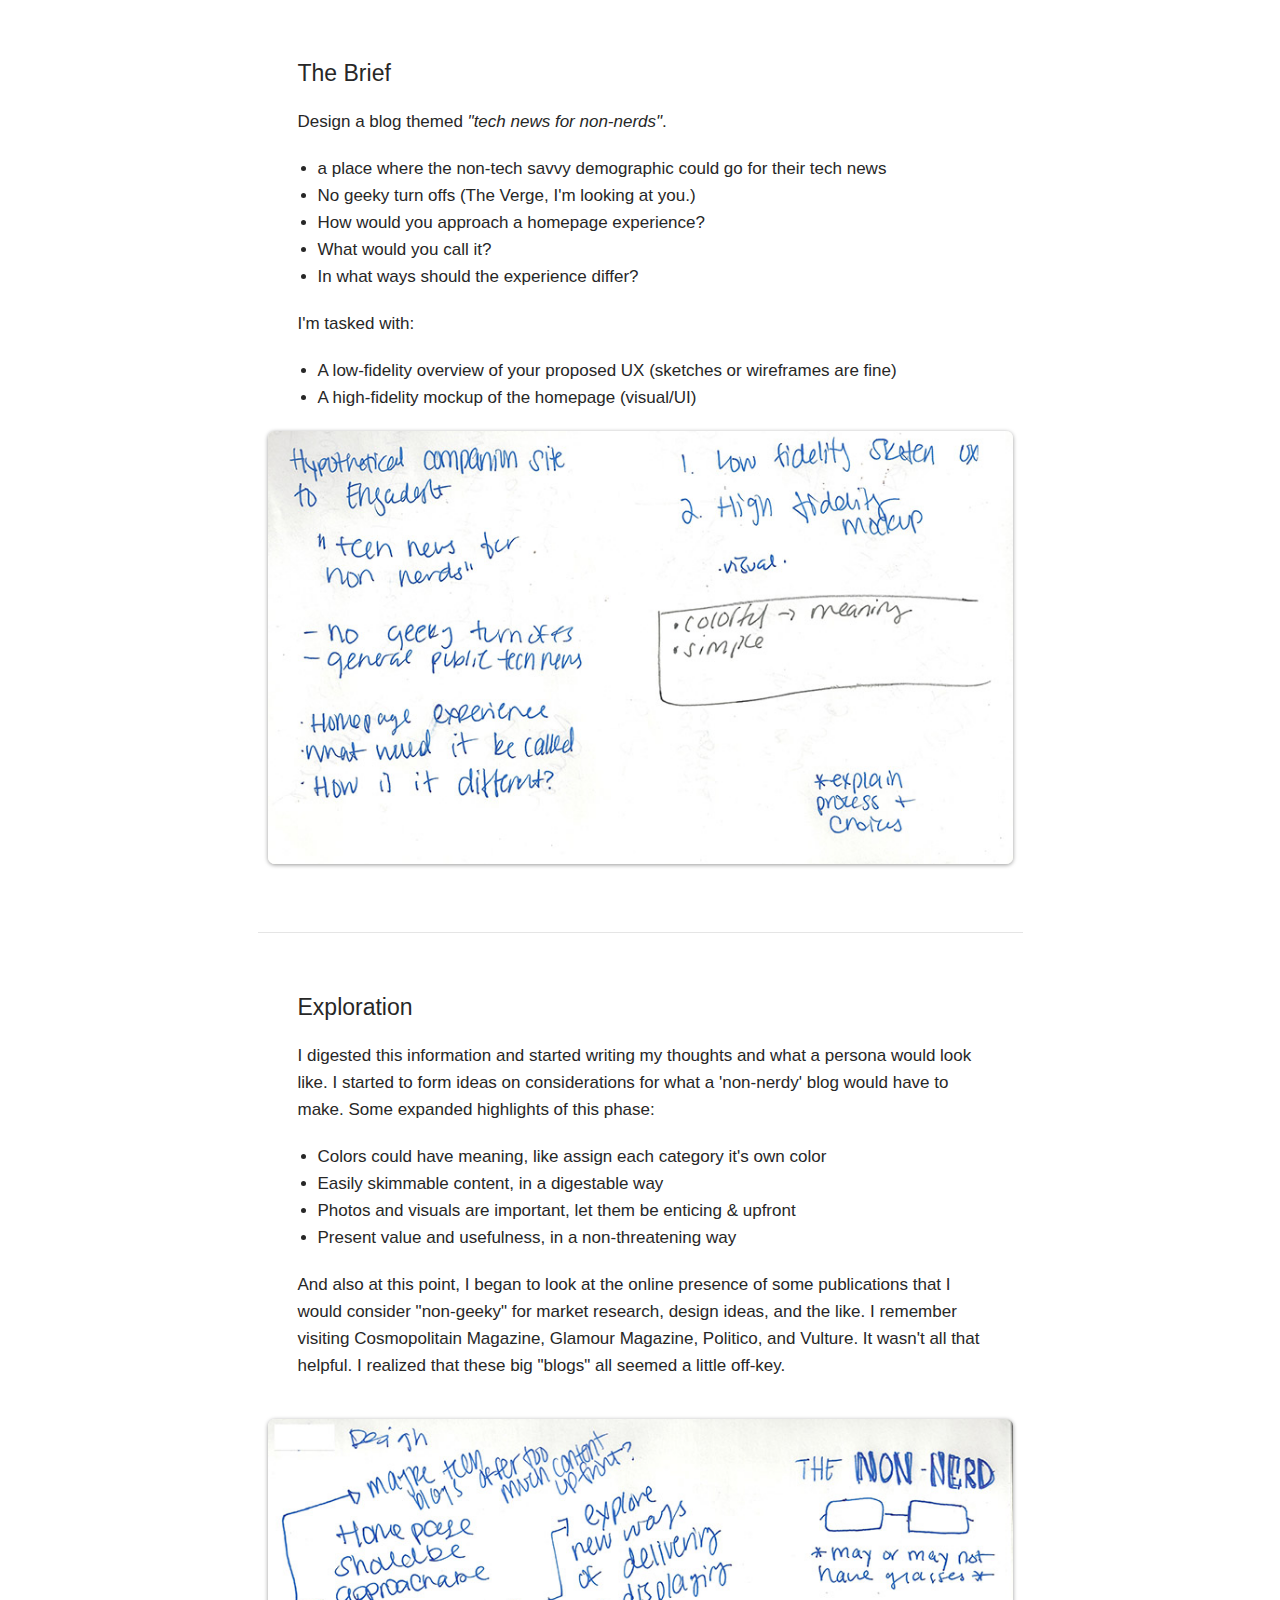
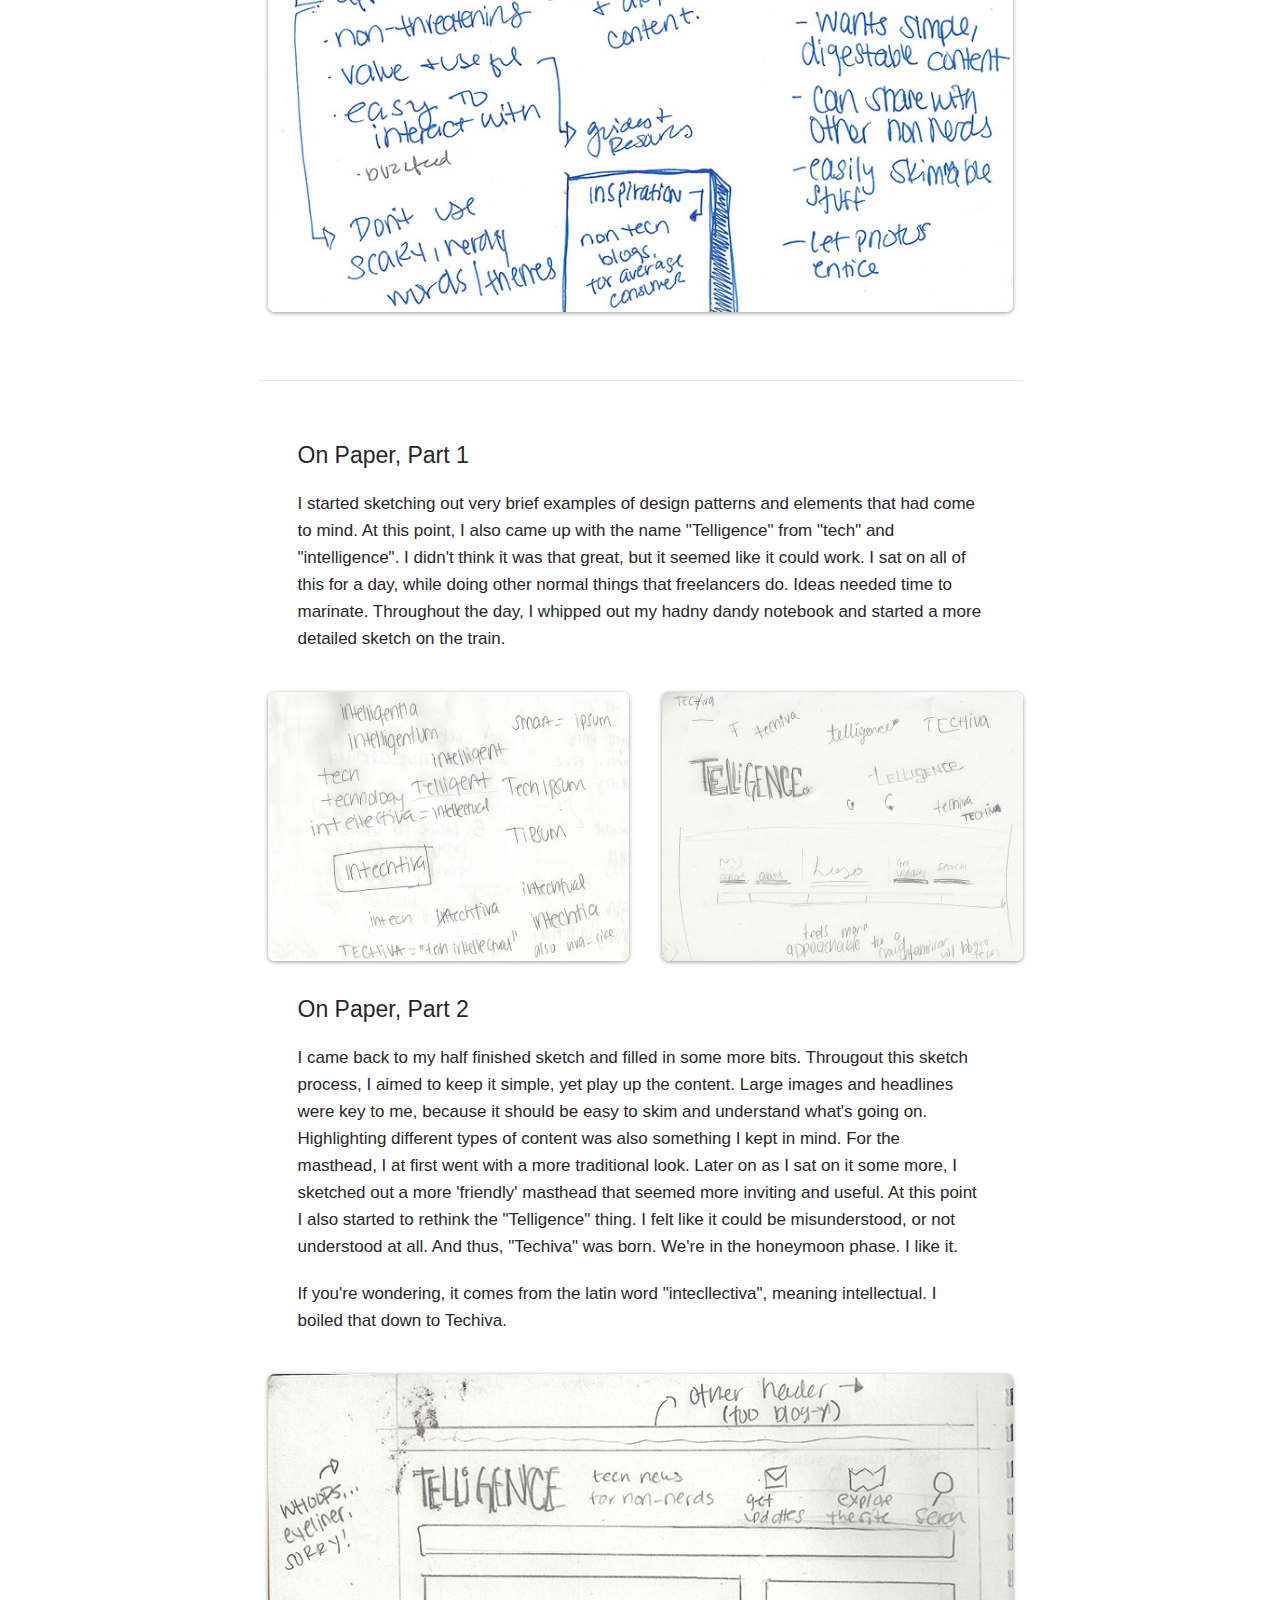
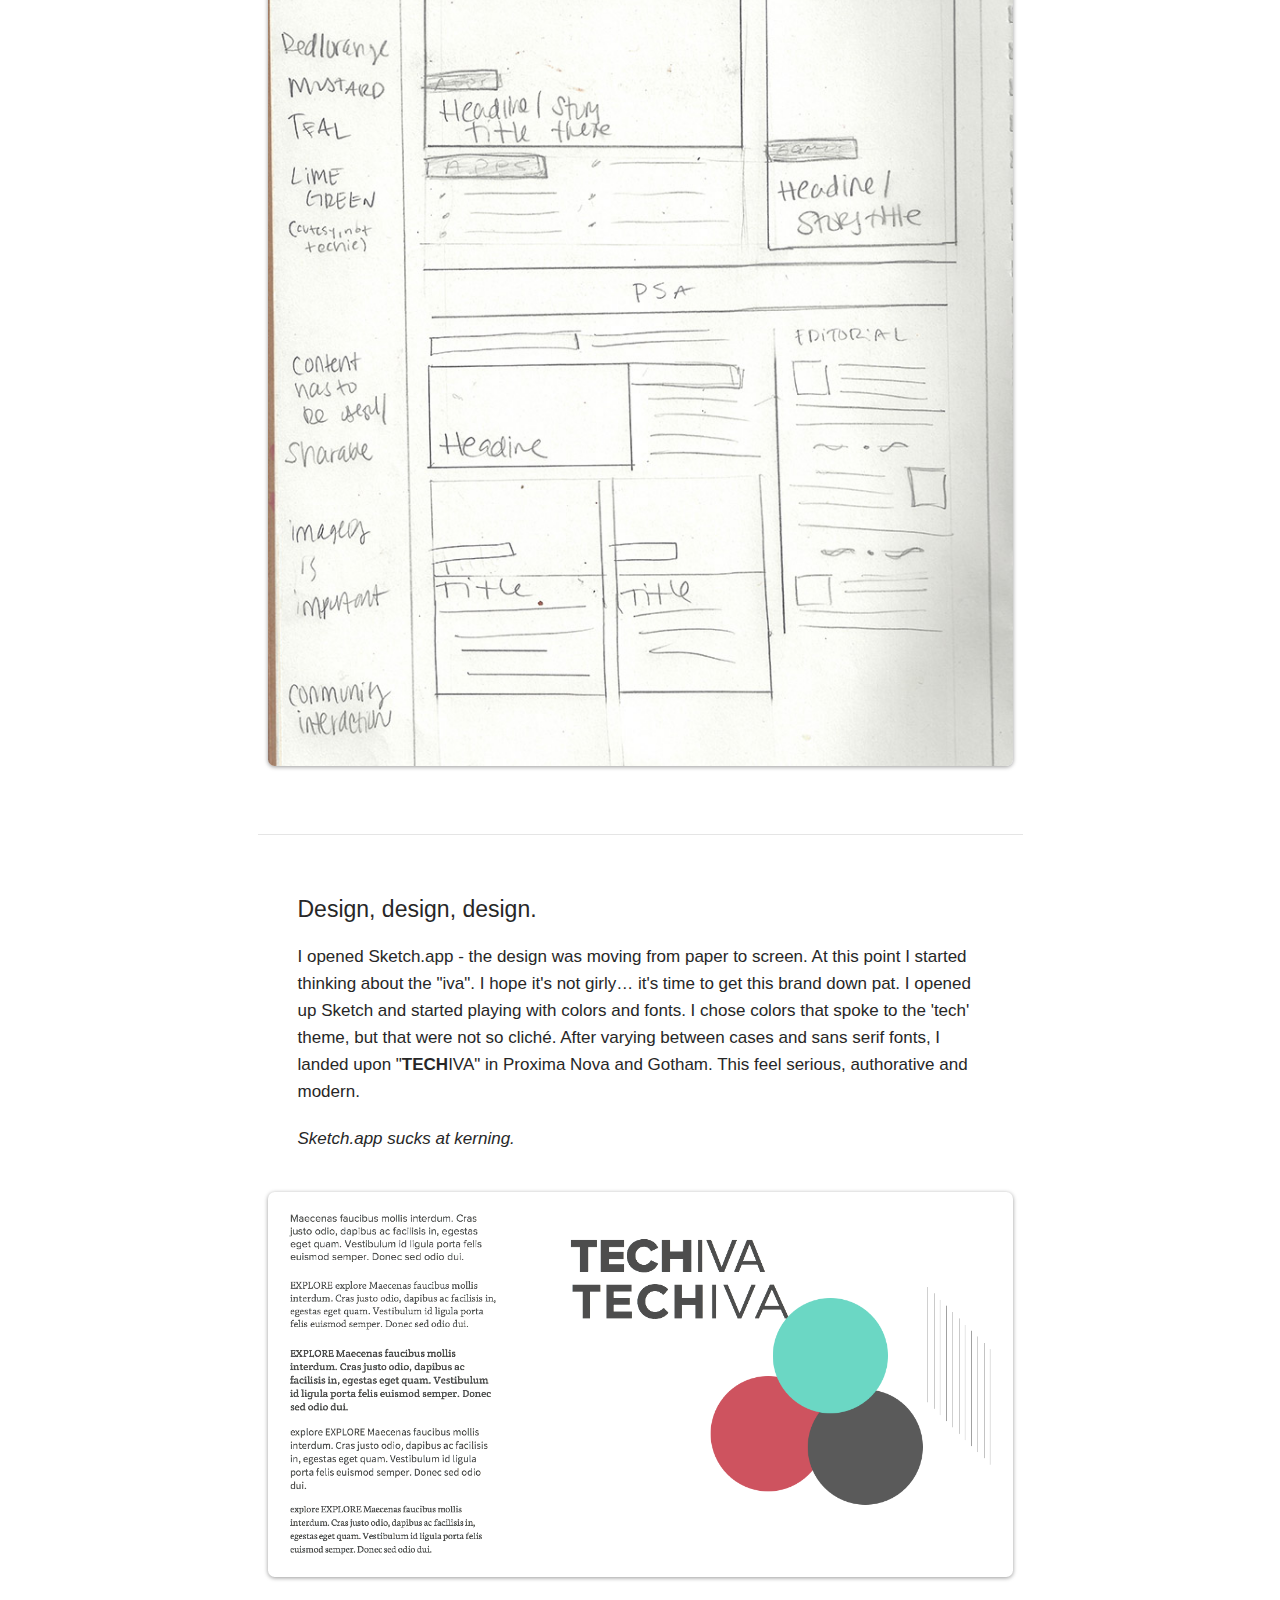
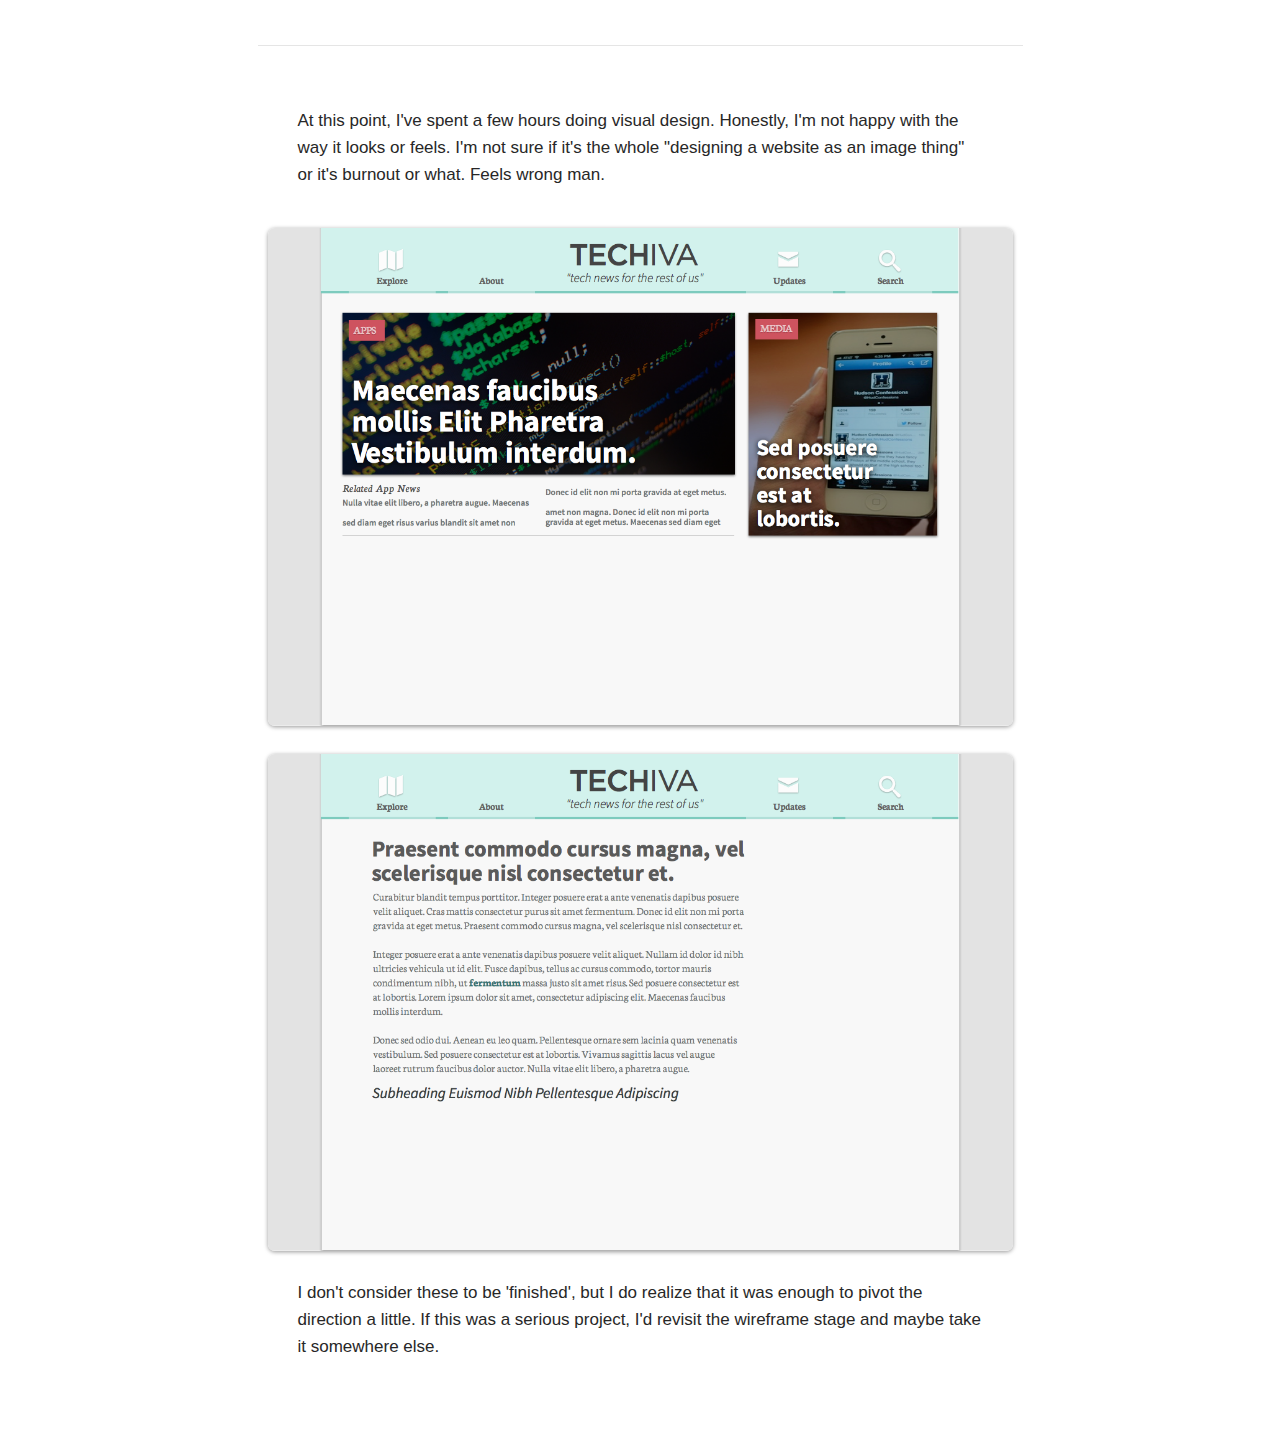
<file: index.html>
<!DOCTYPE html>
<html>
	<head>
		<meta charset='utf-8'>
		<meta http-equiv="X-UA-Compatible" content="chrome=1">
		<link rel="stylesheet" type="text/css" href="stylesheets/kraken.css" media="screen" />
		<link rel="stylesheet" type="text/css" href="stylesheets/style.css" media="screen" />

		<title>sodevious</title>
	</head>

	<body>

	<section class="container">
		<h2>The Brief</h2>
		<p>Design a blog themed <em>"tech news for non-nerds"</em>.</p>
		<ul>
			<li>a place where the non-tech savvy demographic could go for their tech news</li>
			<li>No geeky turn offs (The Verge, I'm looking at you.)</li>
			<li>How would you approach a homepage experience?</li>
			<li>What would you call it?</li>
			<li>In what ways should the experience differ?</li>
		</ul>

		<p>I'm tasked with:</p>
		<ul>
			<li>A low-fidelity overview of your proposed UX (sketches or wireframes are fine)</li>
			<li>A high-fidelity mockup of the homepage (visual/UI)</li>
		</ul>

		<img src="images/brief.jpeg" alt="Brief - Notebook" />
		<hr />


		<h2>Exploration</h2>

		<p>I digested this information and started writing my thoughts and what a persona would look like. I started to form ideas on considerations for what a 'non-nerdy' blog would have to make. Some expanded highlights of this phase:</p>

		<ul>
			<li>Colors could have meaning, like assign each category it's own color</li>
			<li>Easily skimmable content, in a digestable way</li>
			<li>Photos and visuals are important, let them be enticing & upfront</li>
			<li>Present value and usefulness, in a non-threatening way</li>
		</ul>

		<p>And also at this point, I began to look at the online presence of some publications that I would consider "non-geeky" for market research, design ideas, and the like. I remember visiting Cosmopolitain Magazine, Glamour Magazine, Politico, and Vulture. It wasn't all that helpful. I realized that these big "blogs" all seemed a little off-key. </p>

		<img src="images/exploration.jpeg" alt="Exploration - Notebook" />
		<hr />

		<h2>On Paper, Part 1</h2>

		<p>I started sketching out very brief examples of design patterns and elements that had come to mind. At this point, I also came up with the name "Telligence" from "tech" and "intelligence". I didn't think it was that great, but it seemed like it could work. I sat on all of this for a day, while doing other normal things that freelancers do. Ideas needed time to marinate. Throughout the day, I whipped out my hadny dandy notebook and started a more detailed sketch on the train. </p>

		<div class="row">
			<div class="grid-half"><img src="images/names.jpg" alt="Names - Notebook" /></div>
			<div class="grid-half"><img src="images/masthead.jpg" alt="New Masthead - Notebook" /></div>
		</div>
		
		<br />

		<h2>On Paper, Part 2</h2>

		<p>I came back to my half finished sketch and filled in some more bits. Througout this sketch process, I aimed to keep it simple, yet play up the content. Large images and headlines were key to me, because it should be easy to skim and understand what's going on. Highlighting different types of content was also something I kept in mind. For the masthead, I at first went with a more traditional look. Later on as I sat on it some more, I sketched out a more 'friendly' masthead that seemed more inviting and useful. At this point I also started to rethink the "Telligence" thing. I felt like it could be misunderstood, or not understood at all. And thus, "Techiva" was born. We're in the honeymoon phase. I like it. </p>

		<p>If you're wondering, it comes from the latin word "intecllectiva", meaning intellectual. I boiled that down to Techiva.</p>

		<img src="images/wireframe.jpeg" alt="Wireframe - Notebook" />
		<hr />


		<h2>Design, design, design.</h2>

		<p>I opened Sketch.app - the design was moving from paper to screen. At this point I started thinking about the "iva". I hope it's not girly… it's time to get this brand down pat. I opened up Sketch and started playing with colors and fonts. I chose colors that spoke to the 'tech' theme, but that were not so cliché. After varying between cases and sans serif fonts, I landed upon "<strong>TECH</strong>IVA" in Proxima Nova and Gotham. This feel serious, authorative and modern. </p>

		<p><em>Sketch.app sucks at kerning.</em></p>

		<img src="images/mockup3.png" alt="Design Exploration" />

		<hr />


		<p>At this point, I've spent a few hours doing visual design. Honestly, I'm not happy with the way it looks or feels. I'm not sure if it's the whole "designing a website as an image thing" or it's burnout or what. Feels wrong man.</p>
		<img src="images/mockup1.png" alt="Design Exploration" />
		<img src="images/mockup2.png" alt="Design Exploration" />

		<p>I don't consider these to be 'finished', but I do realize that it was enough to pivot the direction a little. If this was a serious project, I'd revisit the wireframe stage and maybe take it somewhere else.</p>
	</section>
	</body>
</html>
</file>
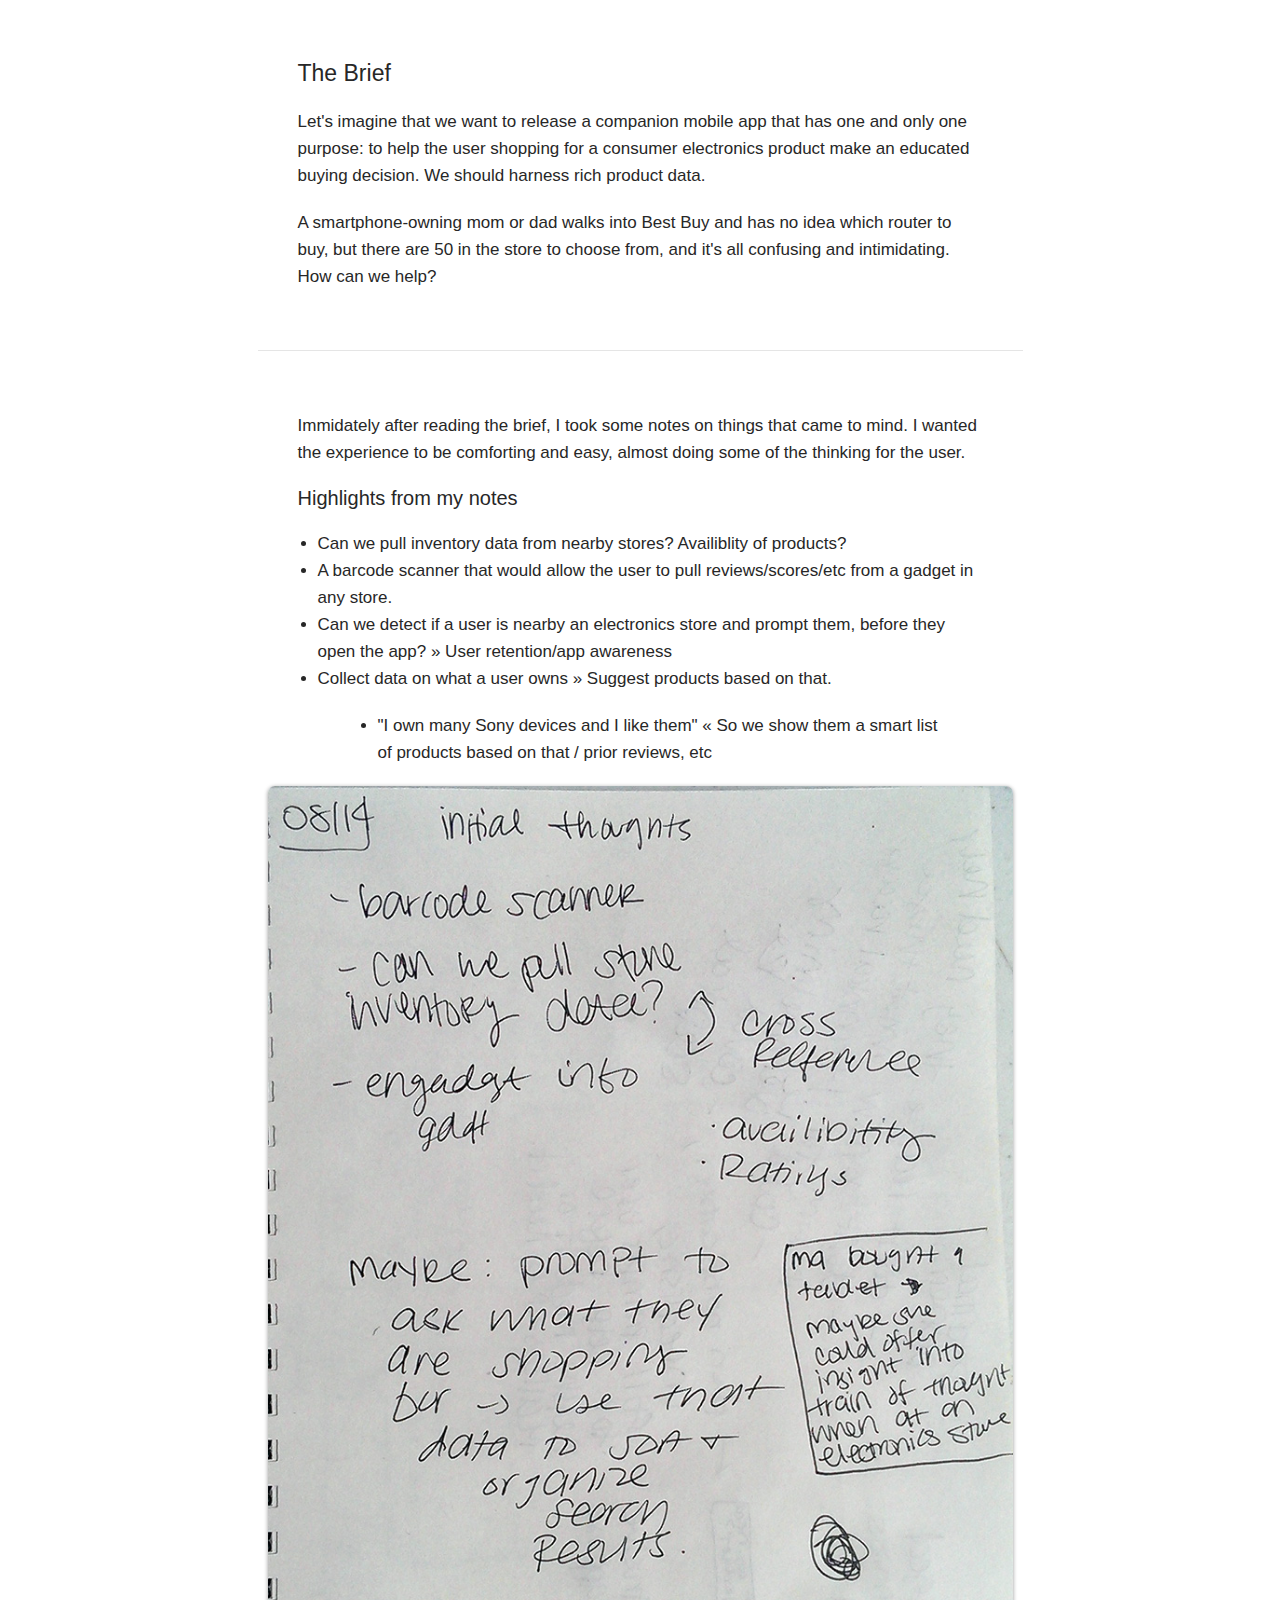
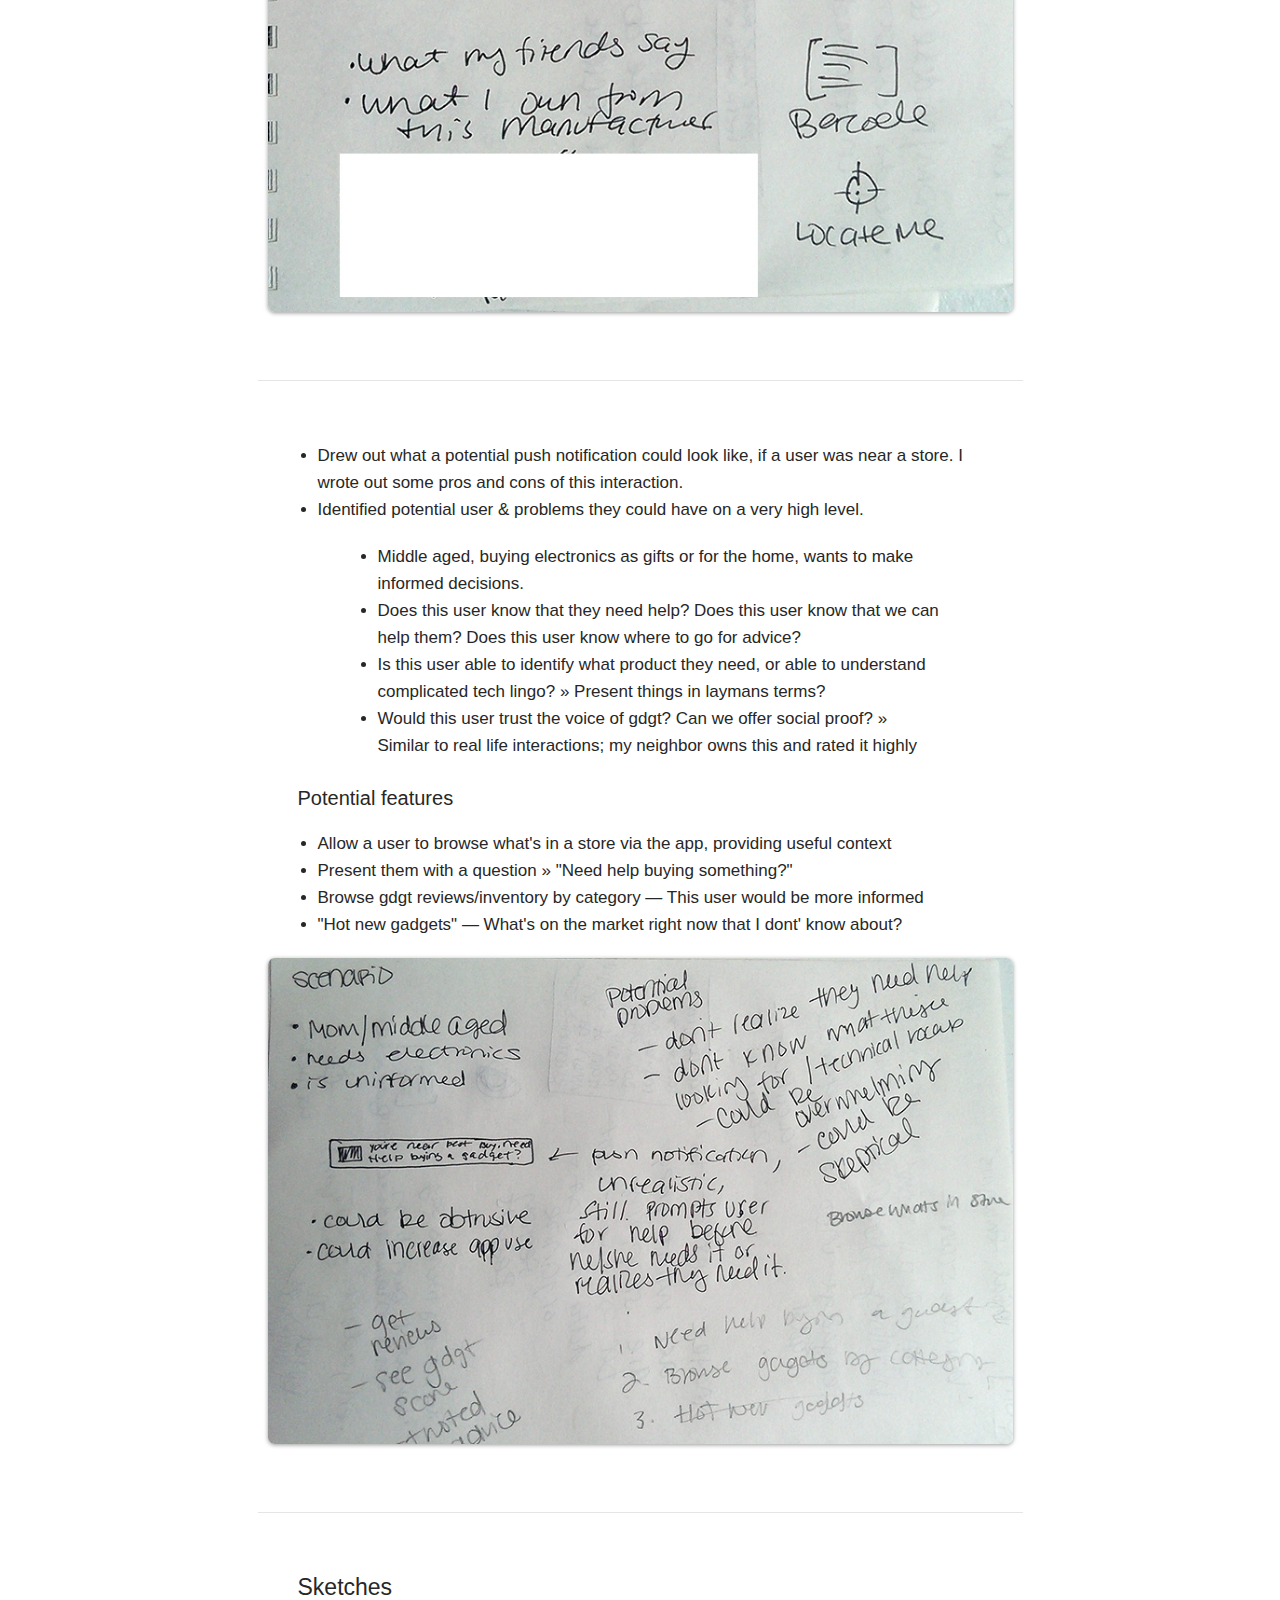
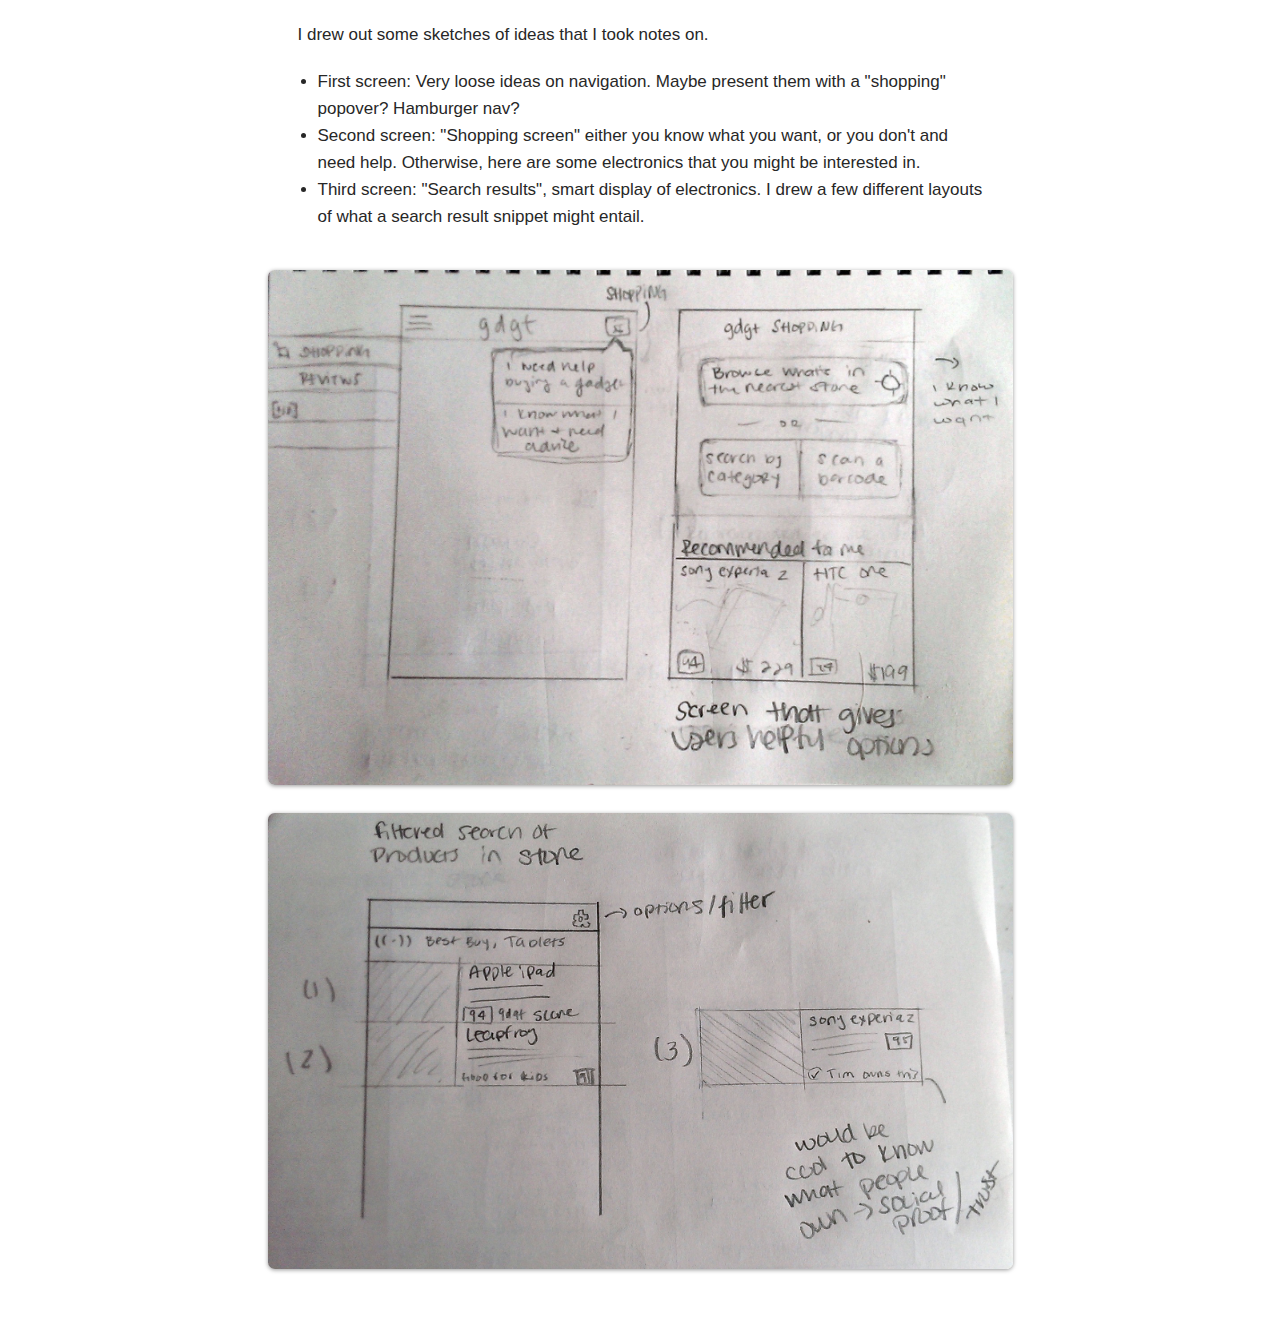
<file: gdgt.html>
<!DOCTYPE html>
<html>
	<head>
		<meta charset='utf-8'>
		<meta http-equiv="X-UA-Compatible" content="chrome=1">
		<link rel="stylesheet" type="text/css" href="stylesheets/kraken.css" media="screen" />
		<link rel="stylesheet" type="text/css" href="stylesheets/style.css" media="screen" />

		<title>sodevious</title>
	</head>

	<body>

	<section class="container">
		<h2>The Brief</h2>
		<p>Let's imagine that we want to release a companion mobile app that has one and only one purpose: to help the user shopping for a consumer electronics product make an educated buying decision. We should harness rich product data.</p>

		<p>A smartphone-owning mom or dad walks into Best Buy and has no idea which router to buy, but there are 50 in the store to choose from, and it's all confusing and intimidating. How can we help?</p>

		<hr />



		<p>Immidately after reading the brief, I took some notes on things that came to mind. I wanted the experience to be comforting and easy, almost doing some of the thinking for the user.</p>

		<h3>Highlights from my notes</h3>
		<ul>
			<li>Can we pull inventory data from nearby stores? Availiblity of products?</li>
			<li>A barcode scanner that would allow the user to pull reviews/scores/etc from a gadget in any store.</li>
			<li>Can we detect if a user is nearby an electronics store and prompt them, before they open the app? &raquo; User retention/app awareness</li>
			<li>Collect data on what a user owns &raquo; Suggest products based on that. <ul><li>"I own many Sony devices and I like them" &laquo; So we show them a smart list of products based on that / prior reviews, etc</li></ul>
		</ul>


		<img src="images/notes1.jpg" alt="Notebook" />
		<hr />


		<ul>
			<li>Drew out what a potential push notification could look like, if a user was near a store. I wrote out some pros and cons of this interaction.</li>
			<li>Identified potential user & problems they could have on a very high level.

				<ul>
					<li>Middle aged, buying electronics as gifts or for the home, wants to make informed decisions.</li>

					<li>Does this user know that they need help? Does this user know that we can help them? Does this user know where to go for advice?</li>
					<li>Is this user able to identify what product they need, or able to understand complicated tech lingo? &raquo; Present things in laymans terms?</li>
					<li>Would this user trust the voice of gdgt? Can we offer social proof? &raquo; Similar to real life interactions; my neighbor owns this and rated it highly</li>

				</ul>
				</li>
		</ul>
		<br />

			<h3>Potential features</h3>
		<ul>
			<li>Allow a user to browse what's in a store via the app, providing useful context</li>
			<li>Present them with a question &raquo; "Need help buying something?"</li>
			<li>Browse gdgt reviews/inventory by category &mdash; This user would be more informed</li>
			<li>"Hot new gadgets" &mdash; What's on the market right now that I dont' know about?</li>
		</ul>



		<img src="images/notes2.jpg" alt="Notebook" />

		
		<br />




		<hr />


		<h2>Sketches</h2>

		<p>I drew out some sketches of ideas that I took notes on.
			<ul>
				<li>
					First screen: Very loose ideas on navigation. Maybe present them with a "shopping" popover? Hamburger nav?
				</li>
				<li>Second screen: "Shopping screen" either you know what you want, or you don't and need help. Otherwise, here are some electronics that you might be interested in.</li>
				<li>Third screen: "Search results", smart display of electronics. I drew a few different layouts of what a search result snippet might entail.</li>
			</ul>
		</p>



		<img src="images/sketch1.jpg" alt="Design Exploration" />
		<img src="images/sketch2.jpg" alt="Design Exploration" />



	</section>
	</body>
</html>
</file>
<file: stylesheets/kraken.css>
/* =============================================================

    Kraken v2.2
    A lightweight front-end boilerplate by Chris Ferdinandi.
    http://gomakethings.com

    Free to use under the MIT License.
    http://gomakethings.com/mit/
    
 * ============================================================= */

/*  Mobile Screen Resizing */
@-webkit-viewport { width: device-width; zoom: 1.0; }
   @-moz-viewport { width: device-width; zoom: 1.0; }
    @-ms-viewport { width: device-width; zoom: 1.0; }
     @-o-viewport { width: device-width; zoom: 1.0; }
        @viewport { width: device-width; zoom: 1.0; }

/*  Remove browser defaults */
html, body, div, span, applet, object, iframe, 
h1, h2, h3, h4, h5, h6, p, blockquote, pre, 
a, abbr, acronym, address, big, cite, code, 
del, dfn, em, img, ins, kbd, q, s, samp, 
small, strike, strong, sub, sup, tt, var, 
b, u, i, center, 
dl, dt, dd, ol, ul, li, 
button, fieldset, form, label, legend, 
table, caption, tbody, tfoot, thead, tr, th, td, 
article, aside, canvas, details, embed, 
figure, figcaption, footer, header, hgroup, 
menu, nav, output, ruby, section, summary, 
time, mark, audio, video { 
    margin: 0; 
    padding: 0; 
    border: 0; 
    font-family: "Helvetica Neue", Arial, sans-serif;
    font-size: 100%; 
    font: inherit; 
    vertical-align: baseline; 
}

/*  Set display type for HTML5 semantic elements */
article, aside, details, figcaption, figure, 
footer, header, hgroup, menu, nav, section { 
    display: block; 
}

/*  Force scrollbar display to prevent jumping on pages. 
 *  Fix text resize bug on mobile devices. */
html { 
    overflow-y: scroll; 
    -webkit-text-size-adjust: 100%; 
        -ms-text-size-adjust: 100%; 
} 

/*  Display audio, canvas, and video elements as inline block elements. */
audio, canvas, video { 
    display: inline-block; 
    *display: inline; 
    *zoom: 1; 
}

/*  Prevent modern browsers from displaying audio without controls. */
audio:not([controls]) { 
    display: none; 
}

/*  Prevent img and video elements from spilling 
 *  outside of the page on smaller screens. */
img, video { 
    max-width: 100%; 
    height: auto; 
}

/*  Prevent iframe, object, and embed elements from 
 *  spilling outside of the page on smaller screens. */
iframe, object, embed {
    max-width: 100%; 
}

/*  Prevents IE from making scaled images look like crap */
img { 
    -ms-interpolation-mode: bicubic; 
}

/*  Address outline inconsistency between Chrome and other browsers. */
a:focus,
button:focus { 
    outline: thin dotted;
    outline: .294117647em auto -webkit-focus-ring-color; 
    outline-offset: -.142857143em; 
}

/*  Improve readability when focused and also mouse hovered in all browsers. */
a:hover, a:active { 
    outline: 0; 
}


/*  Mobile-first. Single-column layout by default
 *  Container sets the maximum page width. Adjust as needed. */
.container { 
    max-width: 45em;
    width: 88%;
    margin-left: auto; 
    margin-right: auto;
}


/*  Still mostly single-column.
 *  Grid-third, grid-half, and grid-img 
 *  provide sub-gridding on smaller screens.  */
@media (min-width: 30em) {

	.row {
        margin-left: -1.515151515152%;
        margin-right: -1.515151515152%;
	}

    [class^="grid-"], 
    [class*=" grid-"] {
        float: left;
        width:96.969696969697%;
        margin-left: 1.515151515152%;
        margin-right: 1.515151515152%;
    }

    .grid-third {
        width: 30.30303030303%;
    }

    .grid-half,
    .grid-img {
        width: 46.969696969697%;
    }

    .grid-two-thirds {
        width: 63.636363636364%;
    }

    /*  Reverses order of grid for content choreography */
    .grid-flip {
        float: right;
    }

}


/*  6-column grid  */
@media (min-width: 40em) {

    .grid-1 {
        width: 13.636363636364%;
    }

    .grid-2,
    .grid-third,
    .grid-img {
        width: 30.30303030303%;
    }

    .grid-3,
    .grid-half { 
        width: 46.969696969697%;
    }

    .grid-4,
    .grid-two-thirds { 
        width: 63.636363636364%;
    }

    .grid-5 { 
        width: 80.30303030303%;
    }

    .grid-6,
    .grid-full { 
        width: 96.969696969697%;
    }


    /*  Offets let you shift grid elements to the right 
     *  but stay aligned to the grid. */
    .offset-1 {
        margin-left: 18.181818181818%;
    }

    .offset-2 {
        margin-left: 34.848484848485%;
    }

    .offset-3 {
        margin-left: 51.515151515152%;
    }

    .offset-4 {
        margin-left: 68.181818181818%;
    }

    .offset-5 {
        margin-left: 84.848484848485%;
    }

}


/*  Additional gridding for grid-img on bigger screens.
 *  Adjust as needed. */
@media (min-width: 60em) {
    .grid-img {
        width: 13.636363636364%;
    }
}


body { 
    font-family: "Helvetica Neue", Arial, sans-serif;
    font-size: 106.25%; 
    line-height: 1.470588235; 
    color: #272727; 
    background: #ffffff;
}

p { 
    margin-bottom: 1.529411765em; 
}

@media (min-width: 40em) {
    body {
        line-height: 1.588235294;
    }
}


/*  Sizes 
 *  For smaller and larger text */

.text-small { 
    font-size: .882352941em; 
    line-height: 1.533333333; 
}

.text-tall { 
    font-size: 1.166666667em; 
    line-height: 1.4;
}

@media (min-width: 40em) {
    .text-tall {
        font-size: 1.352941176em;
    }
}


/*  Colors 
 *  For alternate text colors */

.text-muted { 
    color: #808080; 
}


/*  Links 
 *  Hyperlink styling */

a { 
    color: #0088cc;
    text-decoration: none;
}

a:hover { 
    color: #005580; 
    text-decoration: underline; 
}

a img { 
    border: none; 
    background: none; 
} 

/*  Prevents border/background on linked image hover.
 *  Adds slight opacity. */
a:hover img { 
    border: none; 
    background: none; 
    opacity:0.8; 
    filter:alpha(opacity=80); 
}


/*  Lists 
 *  Styling for lists */

ul, ol { 
    margin-bottom: 1.529411765em; 
    margin-left: 2em;
}

ul ul, ul ol, ol ol, ol ul { 
    margin-bottom: 0; 
}

ul { 
    list-style: disc; 
}

ol { 
    list-style: decimal; 
}

/*  Removes list styling.
 *  For semantic reasons, should only 
 *  be used on unordered lists. */
.list-unstyled { 
    margin-left: 0; 
    list-style: none; 
}


/*  Headings
 *  h1 through h6 styling
 *  Heading class lets you use one heading type for semantics
 *  but style it as another heading type. */

h1, h2, h3, h4, h5, h6 { 
    line-height: 1.2; 
    font-weight: normal;
    margin-bottom: 1em; 
    padding-top: 1em;
}

h1, .h1 { 
    font-size: 1.529411765em; 
    padding-top: .5em;
}

h2, .h2 { 
    font-size: 1.352941176em; 
}

h3, .h3 { 
    font-size: 1.176470588em; 
}

h4, h5, h6,
.h4, .h5, .h6 { 
    font-size: .882352941em; 
    font-style: italic; 
}

h4, .h4 { 
    text-transform: uppercase; 
}

@media (min-width: 40em) {
    h1, .h1 {
        font-size: 1.764705882em;
    }
}


/*  Lines, Quotes and Emphasis */

/*  Lines */
hr { 
    margin: 2em auto; 
    border: 0; 
    border-top: .071428571em solid #e5e5e5; 
    border-bottom: .071428571em solid #ffffff; 
}

/*  Bold */
strong { 
    font-weight: bold; 
}

/*  Italics */
em { 
    font-style: italic; 
}

/*  Subscript & Superscript */
sub, sup { 
    position: relative; 
    font-size: 85%; 
    font-weight: bold;
    line-height: 0; 
    vertical-align: baseline; 
    margin-left: .3em;
}

sup { 
    top: -0.5em; 
}

sub { 
    bottom: -0.25em; 
}

/*  Highlighting colors */
::selection { 
    color: #ffffff; 
    background: #0088cc; 
}

::-moz-selection { 
    color: #ffffff; 
    background: #0088cc; 
}

/*  Blockquotes */
blockquote { 
    border-left: .235294118em solid #e5e5e5; 
    margin-bottom:1.529411765em; 
    padding-left: 1.529411765em;
    padding-right: 1.529411765em;
}

blockquote, q {
	quotes: none;
}

blockquote:before, blockquote:after, 
q:before, q:after { 
    content: ''; 
    content: none; 
}


/*  Screen Reader Text */

.screen-reader { 
    position: absolute; 
    top: -9999em; 
    left:-9999em; 
}


/*  Clearfix */

.group:before, .group:after, 
.container:before, .container:after, 
.row:before, .row:after { 
    display: table; 
    content: ""; 
    *zoom: 1; 
}

.group:after, 
.container:after, 
.row:after { 
    clear: both; 
}
</file>
<file: stylesheets/style.css>
section,
hr {
  margin: 60px 0;
}
p {
  margin: 20px 40px;
}
h1,
h2,
h3 {
  margin: 0 40px 20px;
  padding: 0;
}
ul {
  margin: 20px 40px 0 60px;
}
img {
  margin: 20px 10px 0 10px;
  width: 97.5%;
  -webkit-border-radius: 6.666666666666667px;
  -moz-border-radius: 6.666666666666667px;
  border-radius: 6.666666666666667px;
  -webkit-box-shadow: 0px 1px 4px rgba(0, 0, 0, 0.4);
  -moz-box-shadow: 0px 1px 4px rgba(0, 0, 0, 0.4);
  box-shadow: 0px 1px 4px rgba(0, 0, 0, 0.4);
}
</file>
